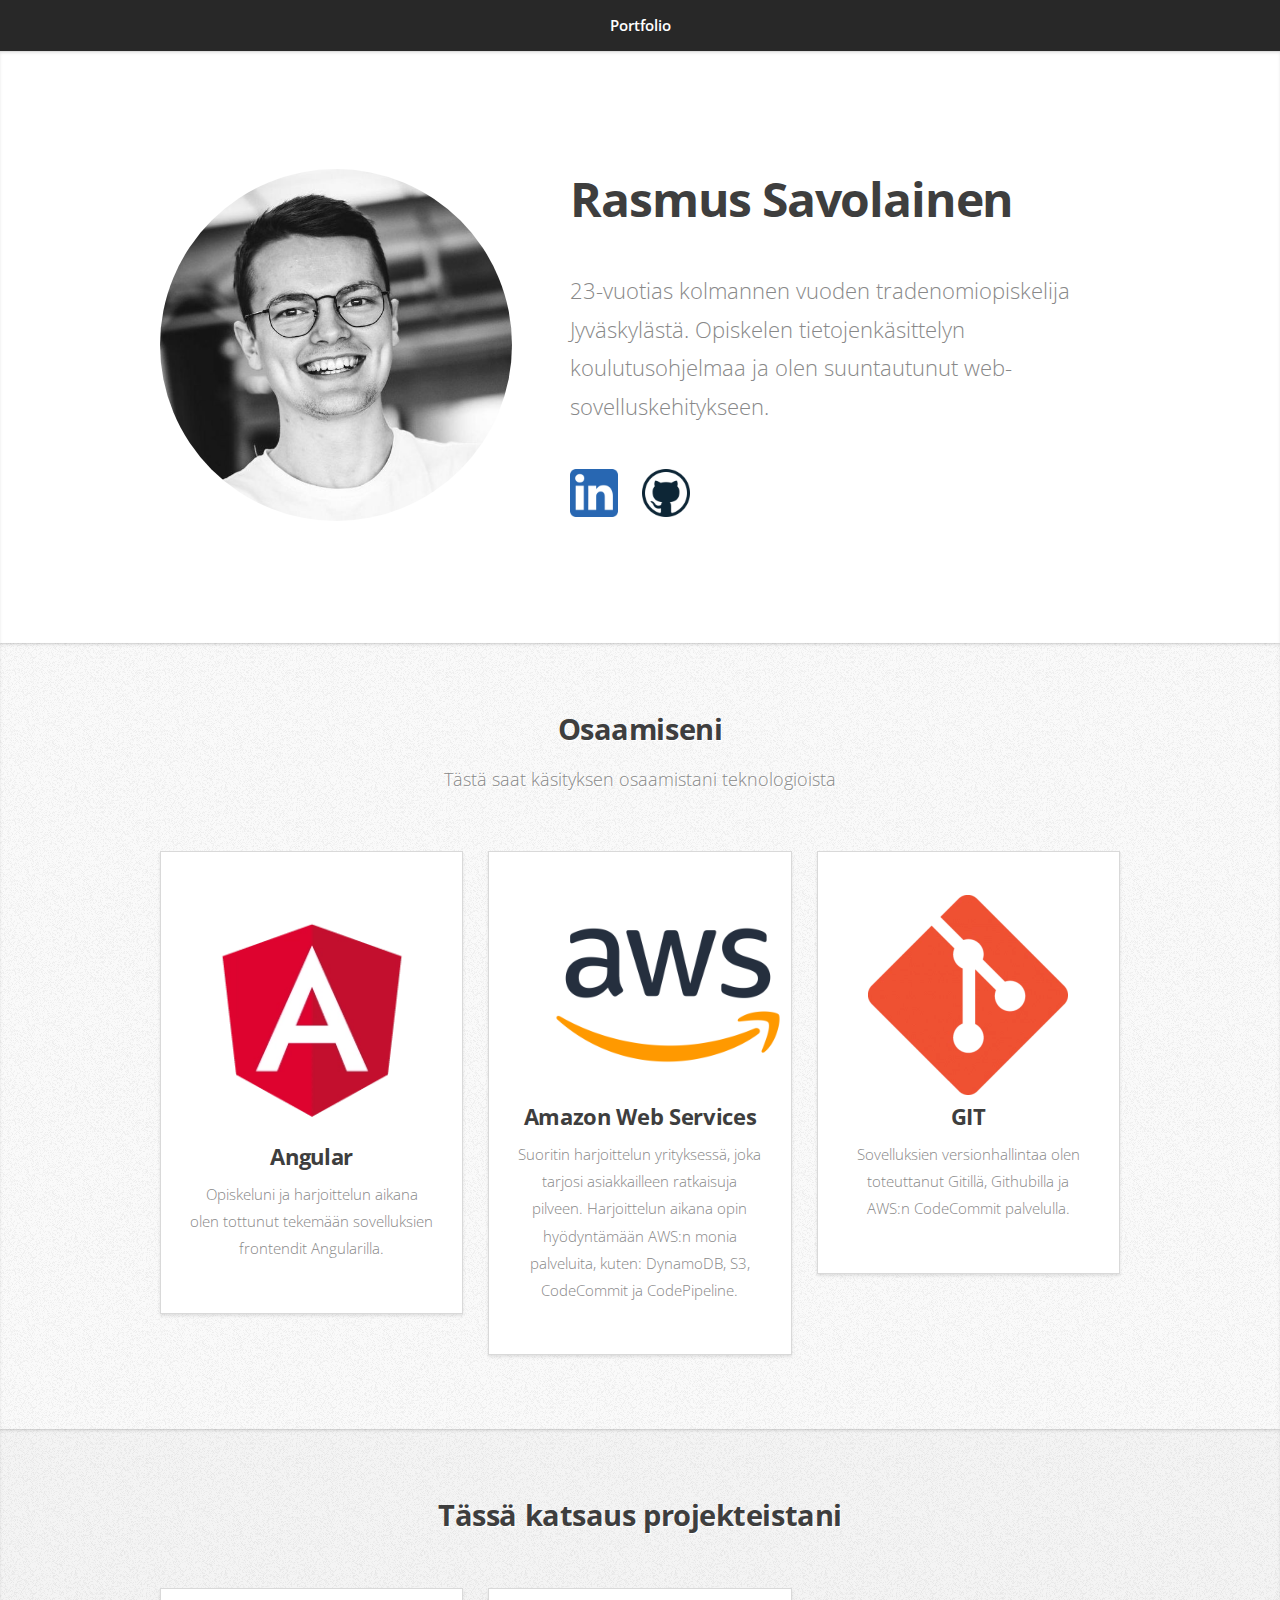
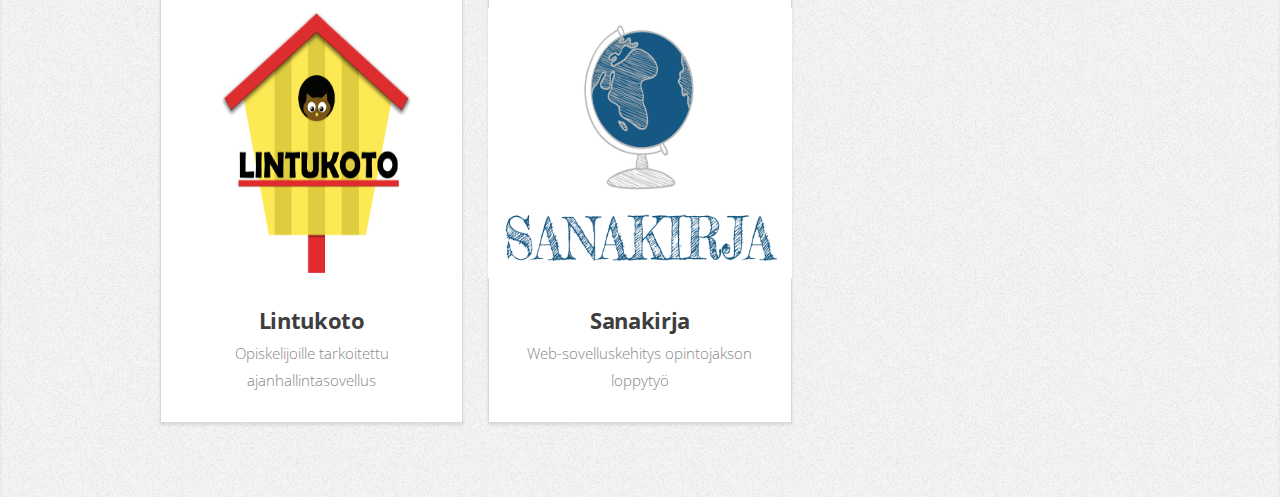
<file: index.html>
<!DOCTYPE html>
<!--
	Miniport by HTML5 UP
	html5up.net | @ajlkn
	Free for personal and commercial use under the CCA 3.0 license (html5up.net/license)
-->
<html>
  <head>
    <title>Rasmus Savolainen</title>
    <meta charset="utf-8" />
    <meta
      name="viewport"
      content="width=device-width, initial-scale=1, user-scalable=no"
    />
    <link rel="stylesheet" href="assets/css/main.css" />
  </head>
  <body class="is-preload">
    <!-- Nav -->
    <nav id="nav">
      <ul class="container">
        <!--<li><a href="#top">Top</a></li>-->
        <!--<li><a href="#work">Osaamiseni</a></li>-->
        <li><a href="#portfolio">Portfolio</a></li>
       <!-- <li><a href="#contact">Ota yhteyttä</a></li>-->
      </ul>
    </nav>

    <!-- Home -->
    <article id="top" class="wrapper style1">
      <div class="container">
        <div class="row">
          <div class="col-4 col-5-large col-12-medium">
            <span class="image fit"><img src="images/profilepic.jpeg" alt="oma kuva" /></span>
          </div>
          <div class="col-8 col-7-large col-12-medium">
            <header>
              <h1><strong>Rasmus Savolainen</strong></h1>
            </header>
            <p>
              23-vuotias kolmannen vuoden tradenomiopiskelija Jyväskylästä. Opiskelen tietojenkäsittelyn koulutusohjelmaa ja
              olen suuntautunut web-sovelluskehitykseen.
            </p>
            
            <a href="https://www.linkedin.com/in/rasmus-savolainen-096054186/" class="margin-right"><img src="images/linkedin.png" alt="linkedin logo" width="48px"></a>
            <a href="https://github.com/Reiseij"><img src="images/github.png" alt="github logo" width="48px"></a>
          </div>
        </div>
      </div>
    </article>

    <article id="work" class="wrapper style2">
      <div class="container">
        <header>
          <h2>Osaamiseni</h2>
          <p>Tästä saat käsityksen osaamistani teknologioista</p>
        </header>
        <div class="row aln-center">
          <div class="col-4 col-6-medium col-12-small">
            <section class="box style1">
              <img src="images/angular.webp" width="240px" alt="Angular logo">
              <h3>Angular</h3>
              <p>
                Opiskeluni ja harjoittelun aikana olen tottunut tekemään sovelluksien frontendit Angularilla.
              </p>
            </section>
          </div>
          <div class="col-4 col-6-medium col-12-small">
            <section class="box style1">
              <img src="images/aws.png" width="300px" alt="AWS logo">
              <h3>Amazon Web Services</h3>
              <p>
                Suoritin harjoittelun yrityksessä, joka tarjosi asiakkailleen ratkaisuja pilveen. Harjoittelun aikana opin hyödyntämään AWS:n monia palveluita, kuten: DynamoDB, S3, CodeCommit ja CodePipeline.
              </p>
            </section>
          </div>
          <div class="col-4 col-6-medium col-12-small">
            <section class="box style1">
              <img src="images/git.webp" width="200px" alt="GIT logo">
              <h3>GIT</h3>
              <p>
                Sovelluksien versionhallintaa olen toteuttanut Gitillä, Githubilla ja AWS:n CodeCommit palvelulla.
              </p>
            </section>
          </div>
        </div>
        <!-- <footer>
          <a href="#portfolio" class="button large scrolly"
            >Projektit</a
          >
        </footer> -->
      </div>
    </article>
 

    <!-- Portfolio -->
    <article id="portfolio" class="wrapper style3">
      <div class="container">
        <header>
          <h2>Tässä katsaus projekteistani</h2>
        </header>
        <div class="row">
          <div class="col-4 col-6-medium col-12-small">
            <article class="box style2" >
              <a href="lintukoto.html" class="image featured padding-top"
                ><img src="images/LOGO_ilman_taustaa.png" alt="lintukoto app logo"height="270px"
              /></a>
              <h3><a href="lintukoto.html">Lintukoto</a></h3>
              <p>
                Opiskelijoille tarkoitettu ajanhallintasovellus
              </p>
            </article>
          </div>
          
          <div class="col-4 col-6-medium col-12-small">
            <article class="box style2">
              <a href="sanakirja.html" class="image featured padding-top"
                ><img src="images/sanakirja_logo.png" alt="sanakirja app logo" height="270px"
              /></a>
              <h3><a href="#">Sanakirja</a></h3>
              <p>Web-sovelluskehitys opintojakson loppytyö</p>
            </article>
          </div>
        <!--   <div class="col-4 col-6-medium col-12-small">
            <article class="box style2">
              <a href="#" class="image featured"
                ><img src="images/pic03.jpg" alt=""
              /></a>
              <h3><a href="#">Lorem ipsum</a></h3>
              <p>Ornare nulla proin odio consequat.</p>
            </article>
          </div>
          <div class="col-4 col-6-medium col-12-small">
            <article class="box style2">
              <a href="#" class="image featured"
                ><img src="images/pic04.jpg" alt=""
              /></a>
              <h3><a href="#">Tempus dolore</a></h3>
              <p>Ornare nulla proin odio consequat.</p>
            </article>
          </div>
          <div class="col-4 col-6-medium col-12-small">
            <article class="box style2">
              <a href="#" class="image featured"
                ><img src="images/pic05.jpg" alt=""
              /></a>
              <h3><a href="#">Feugiat aliquam</a></h3>
              <p>Ornare nulla proin odio consequat.</p>
            </article>
          </div>
          <div class="col-4 col-6-medium col-12-small">
            <article class="box style2">
              <a href="#" class="image featured"
                ><img src="images/pic06.jpg" alt=""
              /></a>
              <h3><a href="#">Sed amet ornare</a></h3>
              <p>Ornare nulla proin odio consequat.</p>
            </article>
          </div>
        </div>
        <footer>
          <p>Lorem ipsum dolor sit sapien vestibulum ipsum primis?</p>
          <a href="#contact" class="button large scrolly"
            >Get in touch with me</a
          >
        </footer>
      -->
      </div>
    </article>

    <!-- Contact 
    <article id="contact" class="wrapper style4">
      <div class="container medium">
        <header>
          <h2>Have me make stuff for you.</h2>
          <p>Ornare nulla proin odio consequat sapien vestibulum ipsum.</p>
        </header>
        <div class="row">
          <div class="col-12">
            <form method="post" action="#">
              <div class="row">
                <div class="col-6 col-12-small">
                  <input type="text" name="name" id="name" placeholder="Name" />
                </div>
                <div class="col-6 col-12-small">
                  <input
                    type="text"
                    name="email"
                    id="email"
                    placeholder="Email"
                  />
                </div>
                <div class="col-12">
                  <input
                    type="text"
                    name="subject"
                    id="subject"
                    placeholder="Subject"
                  />
                </div>
                <div class="col-12">
                  <textarea
                    name="message"
                    id="message"
                    placeholder="Message"
                  ></textarea>
                </div>
                <div class="col-12">
                  <ul class="actions">
                    <li><input type="submit" value="Send Message" /></li>
                    <li>
                      <input type="reset" value="Clear Form" class="alt" />
                    </li>
                  </ul>
                </div>
              </div>
            </form>
          </div>
          <div class="col-12">
            <hr />
            <h3>Find me on ...</h3>
            <ul class="social">
              <li>
                <a href="#" class="icon brands fa-twitter"
                  ><span class="label">Twitter</span></a
                >
              </li>
              <li>
                <a href="#" class="icon brands fa-facebook-f"
                  ><span class="label">Facebook</span></a
                >
              </li>
              <li>
                <a href="#" class="icon brands fa-dribbble"
                  ><span class="label">Dribbble</span></a
                >
              </li>
              <li>
                <a href="#" class="icon brands fa-linkedin-in"
                  ><span class="label">LinkedIn</span></a
                >
              </li>
              <li>
                <a href="#" class="icon brands fa-tumblr"
                  ><span class="label">Tumblr</span></a
                >
              </li>
              <li>
                <a href="#" class="icon brands fa-google-plus"
                  ><span class="label">Google+</span></a
                >
              </li>
              <li>
                <a href="#" class="icon brands fa-github"
                  ><span class="label">Github</span></a
                >
              </li>
              
								<li><a href="#" class="icon solid fa-rss"><span>RSS</span></a></li>
								<li><a href="#" class="icon brands fa-instagram"><span>Instagram</span></a></li>
								<li><a href="#" class="icon brands fa-foursquare"><span>Foursquare</span></a></li>
								<li><a href="#" class="icon brands fa-skype"><span>Skype</span></a></li>
								<li><a href="#" class="icon brands fa-soundcloud"><span>Soundcloud</span></a></li>
								<li><a href="#" class="icon brands fa-youtube"><span>YouTube</span></a></li>
								<li><a href="#" class="icon brands fa-blogger"><span>Blogger</span></a></li>
								<li><a href="#" class="icon brands fa-flickr"><span>Flickr</span></a></li>
								<li><a href="#" class="icon brands fa-vimeo"><span>Vimeo</span></a></li>
								
            </ul>
            <hr />
          </div>
        </div>
        <footer>
          <ul id="copyright">
            <li>&copy; Untitled. All rights reserved.</li>
          </ul>
        </footer>
      </div>
    </article>
  -->

    <!-- Scripts -->
    <script src="assets/js/jquery.min.js"></script>
    <script src="assets/js/jquery.scrolly.min.js"></script>
    <script src="assets/js/browser.min.js"></script>
    <script src="assets/js/breakpoints.min.js"></script>
    <script src="assets/js/util.js"></script>
    <script src="assets/js/main.js"></script>
  </body>
</html>
</file>
<file: assets/css/main.css>
@import url('https://fonts.googleapis.com/css?family=Open+Sans:300,300italic,600,600italic,700');
@import url('fontawesome-all.min.css');

.padding-top {
  padding-top: 20px !important;
}
.margin-right {
  margin-right: 20px !important;
}

/*
	Miniport by HTML5 UP
	html5up.net | @ajlkn
	Free for personal and commercial use under the CCA 3.0 license (html5up.net/license)
*/

html,
body,
div,
span,
applet,
object,
iframe,
h1,
h2,
h3,
h4,
h5,
h6,
p,
blockquote,
pre,
a,
abbr,
acronym,
address,
big,
cite,
code,
del,
dfn,
em,
img,
ins,
kbd,
q,
s,
samp,
small,
strike,
strong,
sub,
sup,
tt,
var,
b,
u,
i,
center,
dl,
dt,
dd,
ol,
ul,
li,
fieldset,
form,
label,
legend,
table,
caption,
tbody,
tfoot,
thead,
tr,
th,
td,
article,
aside,
canvas,
details,
embed,
figure,
figcaption,
footer,
header,
hgroup,
menu,
nav,
output,
ruby,
section,
summary,
time,
mark,
audio,
video {
  margin: 0;
  padding: 0;
  border: 0;
  font-size: 100%;
  font: inherit;
  vertical-align: baseline;
}

article,
aside,
details,
figcaption,
figure,
footer,
header,
hgroup,
menu,
nav,
section {
  display: block;
}

body {
  line-height: 1;
}

ol,
ul {
  list-style: none;
}

blockquote,
q {
  quotes: none;
}

blockquote:before,
blockquote:after,
q:before,
q:after {
  content: '';
  content: none;
}

table {
  border-collapse: collapse;
  border-spacing: 0;
}

body {
  -webkit-text-size-adjust: none;
}

mark {
  background-color: transparent;
  color: inherit;
}

input::-moz-focus-inner {
  border: 0;
  padding: 0;
}

input,
select,
textarea {
  -moz-appearance: none;
  -webkit-appearance: none;
  -ms-appearance: none;
  appearance: none;
}

/* Basic */

html {
  box-sizing: border-box;
}

*,
*:before,
*:after {
  box-sizing: inherit;
}

body {
  padding-top: 3.5em;
}

body.is-preload *,
body.is-preload *:before,
body.is-preload *:after {
  -moz-animation: none !important;
  -webkit-animation: none !important;
  -ms-animation: none !important;
  animation: none !important;
  -moz-transition: none !important;
  -webkit-transition: none !important;
  -ms-transition: none !important;
  transition: none !important;
}

body,
input,
textarea,
select {
  font-family: 'Open Sans', sans-serif;
  line-height: 1.85em;
  color: #888;
  font-weight: 300;
  font-size: 13pt;
}

a {
  -moz-transition: color 0.2s ease-in-out;
  -webkit-transition: color 0.2s ease-in-out;
  -ms-transition: color 0.2s ease-in-out;
  transition: color 0.2s ease-in-out;
  color: #43b3e0;
  text-decoration: underline;
}

a:hover {
  color: #43bff0 !important;
}

a img {
  border: 0;
}

b,
strong {
  font-weight: 600;
  color: #3e3e3e;
}

i,
em {
  font-style: italic;
}

sub {
  position: relative;
  top: 0.5em;
  font-size: 0.8em;
}

sup {
  position: relative;
  top: -0.5em;
  font-size: 0.8em;
}

blockquote {
  border-left: solid 0.75em #eee;
  padding: 1em 0 1em 1.5em;
  font-style: italic;
}

h1,
h2,
h3,
h4,
h5,
h6 {
  color: #3e3e3e;
  margin: 0 0 0.75em 0;
}

h1 a,
h2 a,
h3 a,
h4 a,
h5 a,
h6 a {
  text-decoration: none;
  color: inherit;
}

h2,
h3,
h4,
h5,
h6 {
  font-weight: 700;
}

h1 {
  font-size: 3.25em;
  letter-spacing: -0.025em;
  font-weight: 300;
}

h1 strong {
  font-weight: 700;
}

h2 {
  font-size: 2em;
  letter-spacing: -0.015em;
}

h3 {
  font-size: 1.5em;
  letter-spacing: -0.015em;
}

em,
i {
  font-style: italic;
}

br.clear {
  clear: both;
}

hr {
  border: 0;
  border-top: solid 1px #444;
  border-top-color: rgba(0, 0, 0, 0.35);
  box-shadow: 0px 1px 0px 0px rgba(255, 255, 255, 0.1);
  height: 1px;
  margin: 3em 0;
}

p,
ul,
ol,
dl,
table {
  margin-bottom: 2em;
}

header {
  margin: 0 0 3em 0;
}

header > p {
  font-size: 1.25em;
  margin: 0;
}

footer {
  margin: 3em 0 0 0;
}

footer > p {
  font-size: 1.25em;
}

/* Container */

.container {
  margin: 0 auto;
  max-width: calc(100% - 50px);
  width: 1200px;
}

.container.medium {
  width: 900px;
}

@media screen and (max-width: 1680px) {
  .container {
    width: 1200px;
  }

  .container.medium {
    width: 900px;
  }
}

@media screen and (max-width: 1280px) {
  .container {
    width: 960px;
  }

  .container.medium {
    width: 720px;
  }
}

@media screen and (max-width: 980px) {
  .container {
    width: 100%;
  }

  .container.medium {
    width: 75%;
  }
}

@media screen and (max-width: 736px) {
  .container {
    width: 100%;
    max-width: calc(100% - 30px);
  }

  .container.medium {
    width: 100%;
  }
}

/* Row */

.row {
  display: flex;
  flex-wrap: wrap;
  box-sizing: border-box;
  align-items: stretch;
}

.row > * {
  box-sizing: border-box;
}

.row.gtr-uniform > * > :last-child {
  margin-bottom: 0;
}

.row.aln-left {
  justify-content: flex-start;
}

.row.aln-center {
  justify-content: center;
}

.row.aln-right {
  justify-content: flex-end;
}

.row.aln-top {
  align-items: flex-start;
}

.row.aln-middle {
  align-items: center;
}

.row.aln-bottom {
  align-items: flex-end;
}

.row > .imp {
  order: -1;
}

.row > .col-1 {
  width: 8.33333%;
}

.row > .off-1 {
  margin-left: 8.33333%;
}

.row > .col-2 {
  width: 16.66667%;
}

.row > .off-2 {
  margin-left: 16.66667%;
}

.row > .col-3 {
  width: 25%;
}

.row > .off-3 {
  margin-left: 25%;
}

.row > .col-4 {
  width: 33.33333%;
}

.row > .off-4 {
  margin-left: 33.33333%;
}

.row > .col-5 {
  width: 41.66667%;
}

.row > .off-5 {
  margin-left: 41.66667%;
}

.row > .col-6 {
  width: 50%;
}

.row > .off-6 {
  margin-left: 50%;
}

.row > .col-7 {
  width: 58.33333%;
}

.row > .off-7 {
  margin-left: 58.33333%;
}

.row > .col-8 {
  width: 66.66667%;
}

.row > .off-8 {
  margin-left: 66.66667%;
}

.row > .col-9 {
  width: 75%;
}

.row > .off-9 {
  margin-left: 75%;
}

.row > .col-10 {
  width: 83.33333%;
}

.row > .off-10 {
  margin-left: 83.33333%;
}

.row > .col-11 {
  width: 91.66667%;
}

.row > .off-11 {
  margin-left: 91.66667%;
}

.row > .col-12 {
  width: 100%;
}

.row > .off-12 {
  margin-left: 100%;
}

.row.gtr-0 {
  margin-top: 0px;
  margin-left: 0px;
}

.row.gtr-0 > * {
  padding: 0px 0 0 0px;
}

.row.gtr-0.gtr-uniform {
  margin-top: 0px;
}

.row.gtr-0.gtr-uniform > * {
  padding-top: 0px;
}

.row.gtr-25 {
  margin-top: -6.25px;
  margin-left: -6.25px;
}

.row.gtr-25 > * {
  padding: 6.25px 0 0 6.25px;
}

.row.gtr-25.gtr-uniform {
  margin-top: -6.25px;
}

.row.gtr-25.gtr-uniform > * {
  padding-top: 6.25px;
}

.row.gtr-50 {
  margin-top: -12.5px;
  margin-left: -12.5px;
}

.row.gtr-50 > * {
  padding: 12.5px 0 0 12.5px;
}

.row.gtr-50.gtr-uniform {
  margin-top: -12.5px;
}

.row.gtr-50.gtr-uniform > * {
  padding-top: 12.5px;
}

.row {
  margin-top: -25px;
  margin-left: -25px;
}

.row > * {
  padding: 25px 0 0 25px;
}

.row.gtr-uniform {
  margin-top: -25px;
}

.row.gtr-uniform > * {
  padding-top: 25px;
}

.row.gtr-150 {
  margin-top: -37.5px;
  margin-left: -37.5px;
}

.row.gtr-150 > * {
  padding: 37.5px 0 0 37.5px;
}

.row.gtr-150.gtr-uniform {
  margin-top: -37.5px;
}

.row.gtr-150.gtr-uniform > * {
  padding-top: 37.5px;
}

.row.gtr-200 {
  margin-top: -50px;
  margin-left: -50px;
}

.row.gtr-200 > * {
  padding: 50px 0 0 50px;
}

.row.gtr-200.gtr-uniform {
  margin-top: -50px;
}

.row.gtr-200.gtr-uniform > * {
  padding-top: 50px;
}

@media screen and (max-width: 1680px) {
  .row {
    display: flex;
    flex-wrap: wrap;
    box-sizing: border-box;
    align-items: stretch;
  }

  .row > * {
    box-sizing: border-box;
  }

  .row.gtr-uniform > * > :last-child {
    margin-bottom: 0;
  }

  .row.aln-left {
    justify-content: flex-start;
  }

  .row.aln-center {
    justify-content: center;
  }

  .row.aln-right {
    justify-content: flex-end;
  }

  .row.aln-top {
    align-items: flex-start;
  }

  .row.aln-middle {
    align-items: center;
  }

  .row.aln-bottom {
    align-items: flex-end;
  }

  .row > .imp-xlarge {
    order: -1;
  }

  .row > .col-1-xlarge {
    width: 8.33333%;
  }

  .row > .off-1-xlarge {
    margin-left: 8.33333%;
  }

  .row > .col-2-xlarge {
    width: 16.66667%;
  }

  .row > .off-2-xlarge {
    margin-left: 16.66667%;
  }

  .row > .col-3-xlarge {
    width: 25%;
  }

  .row > .off-3-xlarge {
    margin-left: 25%;
  }

  .row > .col-4-xlarge {
    width: 33.33333%;
  }

  .row > .off-4-xlarge {
    margin-left: 33.33333%;
  }

  .row > .col-5-xlarge {
    width: 41.66667%;
  }

  .row > .off-5-xlarge {
    margin-left: 41.66667%;
  }

  .row > .col-6-xlarge {
    width: 50%;
  }

  .row > .off-6-xlarge {
    margin-left: 50%;
  }

  .row > .col-7-xlarge {
    width: 58.33333%;
  }

  .row > .off-7-xlarge {
    margin-left: 58.33333%;
  }

  .row > .col-8-xlarge {
    width: 66.66667%;
  }

  .row > .off-8-xlarge {
    margin-left: 66.66667%;
  }

  .row > .col-9-xlarge {
    width: 75%;
  }

  .row > .off-9-xlarge {
    margin-left: 75%;
  }

  .row > .col-10-xlarge {
    width: 83.33333%;
  }

  .row > .off-10-xlarge {
    margin-left: 83.33333%;
  }

  .row > .col-11-xlarge {
    width: 91.66667%;
  }

  .row > .off-11-xlarge {
    margin-left: 91.66667%;
  }

  .row > .col-12-xlarge {
    width: 100%;
  }

  .row > .off-12-xlarge {
    margin-left: 100%;
  }

  .row.gtr-0 {
    margin-top: 0px;
    margin-left: 0px;
  }

  .row.gtr-0 > * {
    padding: 0px 0 0 0px;
  }

  .row.gtr-0.gtr-uniform {
    margin-top: 0px;
  }

  .row.gtr-0.gtr-uniform > * {
    padding-top: 0px;
  }

  .row.gtr-25 {
    margin-top: -6.25px;
    margin-left: -6.25px;
  }

  .row.gtr-25 > * {
    padding: 6.25px 0 0 6.25px;
  }

  .row.gtr-25.gtr-uniform {
    margin-top: -6.25px;
  }

  .row.gtr-25.gtr-uniform > * {
    padding-top: 6.25px;
  }

  .row.gtr-50 {
    margin-top: -12.5px;
    margin-left: -12.5px;
  }

  .row.gtr-50 > * {
    padding: 12.5px 0 0 12.5px;
  }

  .row.gtr-50.gtr-uniform {
    margin-top: -12.5px;
  }

  .row.gtr-50.gtr-uniform > * {
    padding-top: 12.5px;
  }

  .row {
    margin-top: -25px;
    margin-left: -25px;
  }

  .row > * {
    padding: 25px 0 0 25px;
  }

  .row.gtr-uniform {
    margin-top: -25px;
  }

  .row.gtr-uniform > * {
    padding-top: 25px;
  }

  .row.gtr-150 {
    margin-top: -37.5px;
    margin-left: -37.5px;
  }

  .row.gtr-150 > * {
    padding: 37.5px 0 0 37.5px;
  }

  .row.gtr-150.gtr-uniform {
    margin-top: -37.5px;
  }

  .row.gtr-150.gtr-uniform > * {
    padding-top: 37.5px;
  }

  .row.gtr-200 {
    margin-top: -50px;
    margin-left: -50px;
  }

  .row.gtr-200 > * {
    padding: 50px 0 0 50px;
  }

  .row.gtr-200.gtr-uniform {
    margin-top: -50px;
  }

  .row.gtr-200.gtr-uniform > * {
    padding-top: 50px;
  }
}

@media screen and (max-width: 1280px) {
  .row {
    display: flex;
    flex-wrap: wrap;
    box-sizing: border-box;
    align-items: stretch;
  }

  .row > * {
    box-sizing: border-box;
  }

  .row.gtr-uniform > * > :last-child {
    margin-bottom: 0;
  }

  .row.aln-left {
    justify-content: flex-start;
  }

  .row.aln-center {
    justify-content: center;
  }

  .row.aln-right {
    justify-content: flex-end;
  }

  .row.aln-top {
    align-items: flex-start;
  }

  .row.aln-middle {
    align-items: center;
  }

  .row.aln-bottom {
    align-items: flex-end;
  }

  .row > .imp-large {
    order: -1;
  }

  .row > .col-1-large {
    width: 8.33333%;
  }

  .row > .off-1-large {
    margin-left: 8.33333%;
  }

  .row > .col-2-large {
    width: 16.66667%;
  }

  .row > .off-2-large {
    margin-left: 16.66667%;
  }

  .row > .col-3-large {
    width: 25%;
  }

  .row > .off-3-large {
    margin-left: 25%;
  }

  .row > .col-4-large {
    width: 33.33333%;
  }

  .row > .off-4-large {
    margin-left: 33.33333%;
  }

  .row > .col-5-large {
    width: 41.66667%;
  }

  .row > .off-5-large {
    margin-left: 41.66667%;
  }

  .row > .col-6-large {
    width: 50%;
  }

  .row > .off-6-large {
    margin-left: 50%;
  }

  .row > .col-7-large {
    width: 58.33333%;
  }

  .row > .off-7-large {
    margin-left: 58.33333%;
  }

  .row > .col-8-large {
    width: 66.66667%;
  }

  .row > .off-8-large {
    margin-left: 66.66667%;
  }

  .row > .col-9-large {
    width: 75%;
  }

  .row > .off-9-large {
    margin-left: 75%;
  }

  .row > .col-10-large {
    width: 83.33333%;
  }

  .row > .off-10-large {
    margin-left: 83.33333%;
  }

  .row > .col-11-large {
    width: 91.66667%;
  }

  .row > .off-11-large {
    margin-left: 91.66667%;
  }

  .row > .col-12-large {
    width: 100%;
  }

  .row > .off-12-large {
    margin-left: 100%;
  }

  .row.gtr-0 {
    margin-top: 0px;
    margin-left: 0px;
  }

  .row.gtr-0 > * {
    padding: 0px 0 0 0px;
  }

  .row.gtr-0.gtr-uniform {
    margin-top: 0px;
  }

  .row.gtr-0.gtr-uniform > * {
    padding-top: 0px;
  }

  .row.gtr-25 {
    margin-top: -6.25px;
    margin-left: -6.25px;
  }

  .row.gtr-25 > * {
    padding: 6.25px 0 0 6.25px;
  }

  .row.gtr-25.gtr-uniform {
    margin-top: -6.25px;
  }

  .row.gtr-25.gtr-uniform > * {
    padding-top: 6.25px;
  }

  .row.gtr-50 {
    margin-top: -12.5px;
    margin-left: -12.5px;
  }

  .row.gtr-50 > * {
    padding: 12.5px 0 0 12.5px;
  }

  .row.gtr-50.gtr-uniform {
    margin-top: -12.5px;
  }

  .row.gtr-50.gtr-uniform > * {
    padding-top: 12.5px;
  }

  .row {
    margin-top: -25px;
    margin-left: -25px;
  }

  .row > * {
    padding: 25px 0 0 25px;
  }

  .row.gtr-uniform {
    margin-top: -25px;
  }

  .row.gtr-uniform > * {
    padding-top: 25px;
  }

  .row.gtr-150 {
    margin-top: -37.5px;
    margin-left: -37.5px;
  }

  .row.gtr-150 > * {
    padding: 37.5px 0 0 37.5px;
  }

  .row.gtr-150.gtr-uniform {
    margin-top: -37.5px;
  }

  .row.gtr-150.gtr-uniform > * {
    padding-top: 37.5px;
  }

  .row.gtr-200 {
    margin-top: -50px;
    margin-left: -50px;
  }

  .row.gtr-200 > * {
    padding: 50px 0 0 50px;
  }

  .row.gtr-200.gtr-uniform {
    margin-top: -50px;
  }

  .row.gtr-200.gtr-uniform > * {
    padding-top: 50px;
  }
}

@media screen and (max-width: 980px) {
  .row {
    display: flex;
    flex-wrap: wrap;
    box-sizing: border-box;
    align-items: stretch;
  }

  .row > * {
    box-sizing: border-box;
  }

  .row.gtr-uniform > * > :last-child {
    margin-bottom: 0;
  }

  .row.aln-left {
    justify-content: flex-start;
  }

  .row.aln-center {
    justify-content: center;
  }

  .row.aln-right {
    justify-content: flex-end;
  }

  .row.aln-top {
    align-items: flex-start;
  }

  .row.aln-middle {
    align-items: center;
  }

  .row.aln-bottom {
    align-items: flex-end;
  }

  .row > .imp-medium {
    order: -1;
  }

  .row > .col-1-medium {
    width: 8.33333%;
  }

  .row > .off-1-medium {
    margin-left: 8.33333%;
  }

  .row > .col-2-medium {
    width: 16.66667%;
  }

  .row > .off-2-medium {
    margin-left: 16.66667%;
  }

  .row > .col-3-medium {
    width: 25%;
  }

  .row > .off-3-medium {
    margin-left: 25%;
  }

  .row > .col-4-medium {
    width: 33.33333%;
  }

  .row > .off-4-medium {
    margin-left: 33.33333%;
  }

  .row > .col-5-medium {
    width: 41.66667%;
  }

  .row > .off-5-medium {
    margin-left: 41.66667%;
  }

  .row > .col-6-medium {
    width: 50%;
  }

  .row > .off-6-medium {
    margin-left: 50%;
  }

  .row > .col-7-medium {
    width: 58.33333%;
  }

  .row > .off-7-medium {
    margin-left: 58.33333%;
  }

  .row > .col-8-medium {
    width: 66.66667%;
  }

  .row > .off-8-medium {
    margin-left: 66.66667%;
  }

  .row > .col-9-medium {
    width: 75%;
  }

  .row > .off-9-medium {
    margin-left: 75%;
  }

  .row > .col-10-medium {
    width: 83.33333%;
  }

  .row > .off-10-medium {
    margin-left: 83.33333%;
  }

  .row > .col-11-medium {
    width: 91.66667%;
  }

  .row > .off-11-medium {
    margin-left: 91.66667%;
  }

  .row > .col-12-medium {
    width: 100%;
  }

  .row > .off-12-medium {
    margin-left: 100%;
  }

  .row.gtr-0 {
    margin-top: 0px;
    margin-left: 0px;
  }

  .row.gtr-0 > * {
    padding: 0px 0 0 0px;
  }

  .row.gtr-0.gtr-uniform {
    margin-top: 0px;
  }

  .row.gtr-0.gtr-uniform > * {
    padding-top: 0px;
  }

  .row.gtr-25 {
    margin-top: -6.25px;
    margin-left: -6.25px;
  }

  .row.gtr-25 > * {
    padding: 6.25px 0 0 6.25px;
  }

  .row.gtr-25.gtr-uniform {
    margin-top: -6.25px;
  }

  .row.gtr-25.gtr-uniform > * {
    padding-top: 6.25px;
  }

  .row.gtr-50 {
    margin-top: -12.5px;
    margin-left: -12.5px;
  }

  .row.gtr-50 > * {
    padding: 12.5px 0 0 12.5px;
  }

  .row.gtr-50.gtr-uniform {
    margin-top: -12.5px;
  }

  .row.gtr-50.gtr-uniform > * {
    padding-top: 12.5px;
  }

  .row {
    margin-top: -25px;
    margin-left: -25px;
  }

  .row > * {
    padding: 25px 0 0 25px;
  }

  .row.gtr-uniform {
    margin-top: -25px;
  }

  .row.gtr-uniform > * {
    padding-top: 25px;
  }

  .row.gtr-150 {
    margin-top: -37.5px;
    margin-left: -37.5px;
  }

  .row.gtr-150 > * {
    padding: 37.5px 0 0 37.5px;
  }

  .row.gtr-150.gtr-uniform {
    margin-top: -37.5px;
  }

  .row.gtr-150.gtr-uniform > * {
    padding-top: 37.5px;
  }

  .row.gtr-200 {
    margin-top: -50px;
    margin-left: -50px;
  }

  .row.gtr-200 > * {
    padding: 50px 0 0 50px;
  }

  .row.gtr-200.gtr-uniform {
    margin-top: -50px;
  }

  .row.gtr-200.gtr-uniform > * {
    padding-top: 50px;
  }
}

@media screen and (max-width: 736px) {
  .row {
    display: flex;
    flex-wrap: wrap;
    box-sizing: border-box;
    align-items: stretch;
  }

  .row > * {
    box-sizing: border-box;
  }

  .row.gtr-uniform > * > :last-child {
    margin-bottom: 0;
  }

  .row.aln-left {
    justify-content: flex-start;
  }

  .row.aln-center {
    justify-content: center;
  }

  .row.aln-right {
    justify-content: flex-end;
  }

  .row.aln-top {
    align-items: flex-start;
  }

  .row.aln-middle {
    align-items: center;
  }

  .row.aln-bottom {
    align-items: flex-end;
  }

  .row > .imp-small {
    order: -1;
  }

  .row > .col-1-small {
    width: 8.33333%;
  }

  .row > .off-1-small {
    margin-left: 8.33333%;
  }

  .row > .col-2-small {
    width: 16.66667%;
  }

  .row > .off-2-small {
    margin-left: 16.66667%;
  }

  .row > .col-3-small {
    width: 25%;
  }

  .row > .off-3-small {
    margin-left: 25%;
  }

  .row > .col-4-small {
    width: 33.33333%;
  }

  .row > .off-4-small {
    margin-left: 33.33333%;
  }

  .row > .col-5-small {
    width: 41.66667%;
  }

  .row > .off-5-small {
    margin-left: 41.66667%;
  }

  .row > .col-6-small {
    width: 50%;
  }

  .row > .off-6-small {
    margin-left: 50%;
  }

  .row > .col-7-small {
    width: 58.33333%;
  }

  .row > .off-7-small {
    margin-left: 58.33333%;
  }

  .row > .col-8-small {
    width: 66.66667%;
  }

  .row > .off-8-small {
    margin-left: 66.66667%;
  }

  .row > .col-9-small {
    width: 75%;
  }

  .row > .off-9-small {
    margin-left: 75%;
  }

  .row > .col-10-small {
    width: 83.33333%;
  }

  .row > .off-10-small {
    margin-left: 83.33333%;
  }

  .row > .col-11-small {
    width: 91.66667%;
  }

  .row > .off-11-small {
    margin-left: 91.66667%;
  }

  .row > .col-12-small {
    width: 100%;
  }

  .row > .off-12-small {
    margin-left: 100%;
  }

  .row.gtr-0 {
    margin-top: 0px;
    margin-left: 0px;
  }

  .row.gtr-0 > * {
    padding: 0px 0 0 0px;
  }

  .row.gtr-0.gtr-uniform {
    margin-top: 0px;
  }

  .row.gtr-0.gtr-uniform > * {
    padding-top: 0px;
  }

  .row.gtr-25 {
    margin-top: -3.75px;
    margin-left: -3.75px;
  }

  .row.gtr-25 > * {
    padding: 3.75px 0 0 3.75px;
  }

  .row.gtr-25.gtr-uniform {
    margin-top: -3.75px;
  }

  .row.gtr-25.gtr-uniform > * {
    padding-top: 3.75px;
  }

  .row.gtr-50 {
    margin-top: -7.5px;
    margin-left: -7.5px;
  }

  .row.gtr-50 > * {
    padding: 7.5px 0 0 7.5px;
  }

  .row.gtr-50.gtr-uniform {
    margin-top: -7.5px;
  }

  .row.gtr-50.gtr-uniform > * {
    padding-top: 7.5px;
  }

  .row {
    margin-top: -15px;
    margin-left: -15px;
  }

  .row > * {
    padding: 15px 0 0 15px;
  }

  .row.gtr-uniform {
    margin-top: -15px;
  }

  .row.gtr-uniform > * {
    padding-top: 15px;
  }

  .row.gtr-150 {
    margin-top: -22.5px;
    margin-left: -22.5px;
  }

  .row.gtr-150 > * {
    padding: 22.5px 0 0 22.5px;
  }

  .row.gtr-150.gtr-uniform {
    margin-top: -22.5px;
  }

  .row.gtr-150.gtr-uniform > * {
    padding-top: 22.5px;
  }

  .row.gtr-200 {
    margin-top: -30px;
    margin-left: -30px;
  }

  .row.gtr-200 > * {
    padding: 30px 0 0 30px;
  }

  .row.gtr-200.gtr-uniform {
    margin-top: -30px;
  }

  .row.gtr-200.gtr-uniform > * {
    padding-top: 30px;
  }
}

/* Form */

form label {
  color: #3e3e3e;
  font-weight: 700;
  display: block;
  margin: 0 0 0.5em 0;
}

form input[type='text'],
form input[type='email'],
form input[type='password'],
form select,
form textarea {
  -moz-transition: background 0.2s ease-in-out, box-shadow 0.2s ease-in-out;
  -webkit-transition: background 0.2s ease-in-out, box-shadow 0.2s ease-in-out;
  -ms-transition: background 0.2s ease-in-out, box-shadow 0.2s ease-in-out;
  transition: background 0.2s ease-in-out, box-shadow 0.2s ease-in-out;
  -webkit-appearance: none;
  display: block;
  border: 0;
  padding: 0.75em;
  font-size: 1em;
  border-radius: 8px;
  border: solid 1px #ddd;
  background: #fff;
  color: #bbb;
  box-shadow: inset 0px 2px 3px 1px rgba(0, 0, 0, 0.05),
    0px 1px 0px 0px rgba(255, 255, 255, 0.025);
  width: 100%;
}

form input[type='text']:focus,
form input[type='email']:focus,
form input[type='password']:focus,
form select:focus,
form textarea:focus {
  background: #fafafa;
  box-shadow: inset 0px 2px 5px 0px rgba(0, 0, 0, 0.05),
    0px 1px 0px 0px rgba(255, 255, 255, 0.025), inset 0px 0px 2px 1px #43bff0;
}

form textarea {
  height: 15em;
}

form .actions:last-child {
  margin-bottom: 0;
}

form ::-webkit-input-placeholder {
  color: #555 !important;
}

form :-moz-placeholder {
  color: #555 !important;
}

form ::-moz-placeholder {
  color: #555 !important;
}

form :-ms-input-placeholder {
  color: #555 !important;
}

form ::-moz-focus-inner {
  border: 0;
}

/* Tables */

table {
  width: 100%;
}

table.default {
  width: 100%;
}

table.default tr {
  border-top: solid 1px #eee;
}

table.default tr:first-child {
  border-top: 0;
}

table.default td {
  padding: 0.5em 1em 0.5em 1em;
}

table.default th {
  text-align: left;
  padding: 0.5em 1em 0.5em 1em;
  font-weight: 600;
  margin: 0 0 1em 0;
}

table.default thead {
  background: #4f4f4f;
  color: #fff;
}

/* Section/Article */

section,
article {
  margin-bottom: 3em;
}

section > :last-child,
article > :last-child,
section:last-child,
article:last-child {
  margin-bottom: 0;
}

/* Image */

.image {
  display: inline-block;
  position: relative;
}

.image img {
  display: block;
  width: 100%;
}

.image.fit {
  display: block;
  width: 100%;
}

.image.featured {
  display: block;
  width: 100%;
  margin: 0 0 2em 0;
}

.image.left {
  float: left;
  margin: 0 2em 2em 0;
}

.image.centered {
  display: block;
  margin: 0 0 2em 0;
}

.image.centered img {
  margin: 0 auto;
  width: auto;
}

/* Button */

input[type='button'],
input[type='submit'],
input[type='reset'],
button,
.button {
  background-image: url('images/bg.png'),
    -moz-linear-gradient(top, rgba(0, 0, 0, 0), rgba(0, 0, 0, 0.2));
  background-image: url('images/bg.png'),
    -webkit-linear-gradient(top, rgba(0, 0, 0, 0), rgba(0, 0, 0, 0.2));
  background-image: url('images/bg.png'),
    -ms-linear-gradient(top, rgba(0, 0, 0, 0), rgba(0, 0, 0, 0.2));
  background-image: url('images/bg.png'),
    linear-gradient(top, rgba(0, 0, 0, 0), rgba(0, 0, 0, 0.2));
  -moz-transition: background-color 0.2s ease-in-out;
  -webkit-transition: background-color 0.2s ease-in-out;
  -ms-transition: background-color 0.2s ease-in-out;
  transition: background-color 0.2s ease-in-out;
  -webkit-appearance: none;
  position: relative;
  display: inline-block;
  color: #fff !important;
  text-decoration: none;
  font-weight: 700;
  border: 0;
  outline: 0;
  cursor: pointer;
  border-radius: 8px;
  text-shadow: -1px -1px 0.5px rgba(0, 0, 0, 0.5);
  overflow: hidden;
  box-shadow: inset 0px 0px 0px 1px rgba(0, 0, 0, 0.5),
    inset 0px 2px 1px 0px rgba(255, 255, 255, 0.75);
  background-color: #43b3e0;
  padding: 1em 2.35em 1em 2.35em;
  font-size: 1.1em;
  max-width: 24em;
}

input[type='button']:hover,
input[type='submit']:hover,
input[type='reset']:hover,
button:hover,
.button:hover {
  background-color: #43bff0;
  color: #fff !important;
}

input[type='button']:active,
input[type='submit']:active,
input[type='reset']:active,
button:active,
.button:active {
  background-color: #3ba8d3;
  top: 1px;
}

input[type='button'].large,
input[type='submit'].large,
input[type='reset'].large,
button.large,
.button.large {
  font-size: 1.5em;
  letter-spacing: -0.025em;
}

input[type='button'].alt,
input[type='submit'].alt,
input[type='reset'].alt,
button.alt,
.button.alt {
  background-color: #444;
  box-shadow: inset 0px 0px 0px 1px #242424,
    inset 0px 2px 1px 0px rgba(255, 255, 255, 0.2);
}

input[type='button'].alt:hover,
input[type='submit'].alt:hover,
input[type='reset'].alt:hover,
button.alt:hover,
.button.alt:hover {
  background-color: #4f4f4f;
  color: #fff !important;
}

input[type='button'].alt:active,
input[type='submit'].alt:active,
input[type='reset'].alt:active,
button.alt:active,
.button.alt:active {
  background-color: #3f3f3f;
}

/* List */

ul {
  list-style: disc;
  padding-left: 1em;
}

ul li {
  padding-left: 0.5em;
}

ol {
  list-style: decimal;
  padding-left: 1.25em;
}

ol li {
  padding-left: 0.25em;
}

/* Social */

ul.social {
  cursor: default;
  margin: 0;
  list-style: none;
  padding-left: 0;
}

ul.social li {
  position: relative;
  display: inline-block;
  margin: 0.25em;
  top: 0;
  padding-left: 0;
}

ul.social li a {
  -moz-transition: top 0.2s ease-in-out;
  -webkit-transition: top 0.2s ease-in-out;
  -ms-transition: top 0.2s ease-in-out;
  transition: top 0.2s ease-in-out;
  display: block;
  width: 48px;
  height: 48px;
  border-radius: 6px;
  top: 0;
  position: relative;
}

ul.social li a:before {
  background-image: url('images/bg.png'),
    -moz-linear-gradient(top, rgba(0, 0, 0, 0), rgba(0, 0, 0, 0.2));
  background-image: url('images/bg.png'),
    -webkit-linear-gradient(top, rgba(0, 0, 0, 0), rgba(0, 0, 0, 0.2));
  background-image: url('images/bg.png'),
    -ms-linear-gradient(top, rgba(0, 0, 0, 0), rgba(0, 0, 0, 0.2));
  background-image: url('images/bg.png'),
    linear-gradient(top, rgba(0, 0, 0, 0), rgba(0, 0, 0, 0.2));
  -moz-transition: background-color 0.2s ease-in-out;
  -webkit-transition: background-color 0.2s ease-in-out;
  -ms-transition: background-color 0.2s ease-in-out;
  transition: background-color 0.2s ease-in-out;
  background-color: #444;
  border-radius: 6px;
  box-shadow: inset 0px 0px 0px 1px #282828,
    inset 0px 2px 1px 0px rgba(255, 255, 255, 0.1);
  color: #2e2e2e !important;
  display: block;
  font-size: 26px;
  height: 48px;
  line-height: 48px;
  text-align: center;
  outline: 0;
  overflow: hidden;
  text-shadow: 1px 1px 0px rgba(255, 255, 255, 0.1);
  width: 48px;
}

ul.social li a.fa-twitter {
  background-color: #2daae4;
}

ul.social li a.fa-facebook-f {
  background-color: #3c5a98;
}

ul.social li a.fa-dribbble {
  background-color: #c4376b;
}

ul.social li a.fa-linkedin-in {
  background-color: #006599;
}

ul.social li a.fa-tumblr {
  background-color: #51718a;
}

ul.social li a.fa-google-plus {
  background-color: #da2713;
}

ul.social li a.fa-github {
  background-color: #fafafa;
}

ul.social li a.fa-rss {
  background-color: #f2600b;
}

ul.social li a.fa-instagram {
  background-color: #e0d7c8;
}

ul.social li a.fa-foursquare {
  background-color: #39a3d4;
}

ul.social li a.fa-skype {
  background-color: #10bef1;
}

ul.social li a.fa-soundcloud {
  background-color: #fe5419;
}

ul.social li a.fa-youtube {
  background-color: #bf2e25;
}

ul.social li a.fa-blogger {
  background-color: #ff6501;
}

ul.social li a.fa-flickr {
  background-color: #0062db;
}

ul.social li a.fa-vimeo {
  background-color: #4c8ab0;
}

ul.social li a:hover {
  top: -5px;
}

ul.social li a:hover:before {
  background-color: transparent;
}

/* Actions */

ul.actions {
  list-style: none;
  padding-left: 0;
}

ul.actions li {
  display: inline-block;
  margin: 0 0 0 1em;
  padding-left: 0;
}

ul.actions li:first-child {
  margin-left: 0;
}

/* Box */

.box {
  background: #fff;
  box-shadow: inset 0px 0px 0px 1px rgba(0, 0, 0, 0.15),
    0px 2px 3px 0px rgba(0, 0, 0, 0.1);
  text-align: center;
  padding: 2em;
}

.box.style1 {
  padding: 3em 2em 3.5em 2em;
}

.box.style1 h3 {
  margin-bottom: 0.5em;
}

.box.style2 h3 {
  margin-bottom: 0.25em;
}

.box.style2 .image {
  position: relative;
  left: 2em;
  top: 2em;
  margin: -4em 0 4em -4em;
  width: auto;
}

/* Icons */

.icon {
  text-decoration: none;
  text-decoration: none;
}

.icon:before {
  -moz-osx-font-smoothing: grayscale;
  -webkit-font-smoothing: antialiased;
  display: inline-block;
  font-style: normal;
  font-variant: normal;
  text-rendering: auto;
  line-height: 1;
  text-transform: none !important;
  font-family: 'Font Awesome 5 Free';
  font-weight: 400;
}

.icon:before {
  font-size: 1.25em;
}

.icon > .label {
  display: none;
}

.icon.solid:before {
  font-weight: 900;
}

.icon.brands:before {
  font-family: 'Font Awesome 5 Brands';
}

.icon.featured {
  color: #ea8a95;
  display: block;
  margin: 0 0 1.5em 0;
  cursor: default;
}

.icon.featured:before {
  font-size: 6em;
}

/* Wrappers */

.wrapper {
  background-image: url('images/bg.png');
  box-shadow: inset 0px 1px 0px 0px rgba(0, 0, 0, 0.05),
    inset 0px 2px 3px 0px rgba(0, 0, 0, 0.1);
  padding: 8em 0 8em 0;
  text-align: center;
}

.wrapper.style1 {
  background-image: none;
  background-color: #fff;
}

.wrapper.style2 {
  background-color: #fafafa;
  text-shadow: 1px 1px 0px #fff;
}

.wrapper.style3 {
  background-color: #f4f4f4;
  text-shadow: 1px 1px 0px #fff;
}

.wrapper.style4 {
  background-color: #303030;
  color: #999;
  text-shadow: -1px -1px 0px #181818;
}

.wrapper.style4 h1,
.wrapper.style4 h2,
.wrapper.style4 h3,
.wrapper.style4 h4,
.wrapper.style4 h5,
.wrapper.style4 h6 {
  color: #fff;
}

.wrapper.style4 form input[type='text'],
.wrapper.style4 form input[type='password'],
.wrapper.style4 form select,
.wrapper.style4 form textarea {
  border: none;
  background: #282828;
}

.wrapper.style4 form input[type='text']:focus,
.wrapper.style4 form input[type='password']:focus,
.wrapper.style4 form select:focus,
.wrapper.style4 form textarea:focus {
  background: #252525;
}

/* Nav */

#nav {
  background-color: #282828;
  text-align: center;
  position: fixed;
  left: 0;
  top: 0;
  width: 100%;
  z-index: 10000;
  cursor: default;
  height: 3.5em;
  line-height: 3.5em;
}

#nav ul {
  margin-bottom: 0;
  list-style: none;
  padding-left: 0;
}

#nav li {
  display: inline-block;
  padding-left: 0;
}

#nav a {
  -moz-transition: background-color 0.2s ease-in-out;
  -webkit-transition: background-color 0.2s ease-in-out;
  -ms-transition: background-color 0.2s ease-in-out;
  transition: background-color 0.2s ease-in-out;
  position: relative;
  display: block;
  color: #fff;
  text-decoration: none;
  outline: 0;
  font-weight: 600;
  border-radius: 8px;
  color: #fff;
  height: 2.5em;
  line-height: 2.5em;
  padding: 0 1.25em;
}

#nav a:hover {
  color: #fff !important;
  background: #383838;
}

#nav a.active {
  background: #484848;
}

#nav a.active:before {
  content: '';
  display: block;
  position: absolute;
  bottom: -0.6em;
  left: 50%;
  margin-left: -0.75em;
  border-left: solid 0.75em transparent;
  border-right: solid 0.75em transparent;
  border-top: solid 0.6em #282828;
}

/* Articles */

body > article {
  margin-bottom: 0;
}

#top {
  padding: 10em 0 10em 0;
  text-align: left;
}

#top .image {
  border-radius: 100%;
  width: 20em;
  height: 20em;
  margin: 0;
}

#top .image img {
  border-radius: 100%;
}

#top h1 {
  margin-top: 0.35em;
}

#top p {
  font-size: 1.5em;
  line-height: 1.75em;
}

#top p a {
  color: inherit;
}

#contact footer {
  font-size: 0.9em;
}

/* Copyright */

#copyright {
  color: #666;
  font-size: 1em;
  line-height: 1em;
  list-style: none;
  padding-left: 0;
  margin-bottom: 0;
}

#copyright li {
  display: inline-block;
  border-left: solid 1px rgba(0, 0, 0, 0.5);
  box-shadow: -1px 0px 0px 0px rgba(255, 255, 255, 0.1);
  padding: 0 0 0 1em;
  margin: 0 0 0 1em;
}

#copyright li:first-child {
  border: 0;
  box-shadow: none;
  padding-left: 0;
  margin-left: 0;
}

#copyright a {
  -moz-transition: color 0.2s ease-in-out;
  -webkit-transition: color 0.2s ease-in-out;
  -ms-transition: color 0.2s ease-in-out;
  transition: color 0.2s ease-in-out;
  color: inherit;
}

#copyright a:hover {
  color: #777;
}

/* Large */

@media screen and (max-width: 1280px) {
  /* Basic */

  body {
    font-size: 11pt;
  }

  input,
  textarea,
  select {
    font-size: 11pt;
  }

  header {
    margin: 0 0 4em 0;
  }

  /* Wrappers */

  .wrapper {
    padding: 5em 0 5em 0;
    text-align: center;
  }

  .wrapper.style4 .row-special {
    margin: 2em 0 0 0;
    padding: 2em 0 2em 0;
  }

  /* Articles */

  #top {
    padding: 8em 0;
  }

  #top .image {
    width: 24em;
    height: 24em;
    margin: 0;
  }
}

/* Medium */

@media screen and (max-width: 980px) {
  /* Articles */

  #top {
    text-align: center;
    padding: 5em 0;
  }

  #top .image {
    margin: 0 auto 2em auto;
  }
}

/* Small */

@media screen and (max-width: 736px) {
  /* Basic */

  body {
    padding-top: 44px;
  }

  body,
  input,
  textarea,
  select {
    line-height: 1.75em;
    font-size: 10pt;
    letter-spacing: 0;
  }

  h1,
  h2,
  h3,
  h4,
  h5,
  h6 {
    font-size: 1.25em;
    margin: 0 0 0.4em 0;
  }

  h1 {
    font-size: 2.25em;
    line-height: 1.25em;
  }

  header {
    margin: 0 0 2em 0;
  }

  header > p {
    font-size: 1.25em;
  }

  footer {
    margin: 2.5em 0 0 0;
  }

  footer > p {
    font-size: 1.25em;
  }

  hr {
    margin: 1.5em 0 2em 0;
  }

  /* Section/Article */

  section,
  article {
    clear: both;
  }

  /* Button */

  input[type='button'],
  input[type='submit'],
  input[type='reset'],
  button,
  .button {
    text-align: center;
    font-size: 1.2em;
    width: 100%;
    padding: 1em 0 1em 0;
  }

  input[type='button'].large,
  input[type='submit'].large,
  input[type='reset'].large,
  button.large,
  .button.large {
    font-size: 1.2em;
    letter-spacing: 0;
  }

  /* Social */

  ul.social {
    padding: 1em 0.5em 0 0.5em;
  }

  ul.social li {
    margin: 0.5em 0.5em 0.5em 0.5em;
  }

  ul.social li a {
    top: 0 !important;
  }

  ul.social li a:before {
    background-color: transparent !important;
  }

  /* Actions */

  ul.actions {
    margin: 0;
  }

  ul.actions li {
    display: block;
    margin: 15px 0 0 0;
  }

  ul.actions li:first-child {
    margin-top: 0;
  }

  /* Box */

  .box {
    padding: 30px 20px 30px 20px;
    margin: 0 0 20px 0 !important;
  }

  .box h3 {
    margin-bottom: 0.25em;
  }

  .box .image.centered {
    margin-bottom: 1em;
  }

  .box .image.featured {
    position: relative;
    left: 20px;
    top: 20px;
    margin: -50px 0 50px -40px;
    width: auto;
  }

  .box.style1 {
    max-width: 32em;
    margin-left: auto !important;
    margin-right: auto !important;
  }

  .box.style2 {
    max-width: 32em;
    margin-left: auto !important;
    margin-right: auto !important;
  }

  /* Wrappers */

  .wrapper {
    padding: 3em 0;
    text-align: center;
  }

  /* Nav */

  #nav {
    height: 44px;
    line-height: 44px;
  }

  #nav a {
    padding: 0 0.75em;
    height: inherit;
    line-height: inherit;
    border-radius: 0;
  }

  #nav a:hover {
    background-color: transparent;
  }

  /* Articles */

  #top {
    padding: 3em 0;
  }

  #top .image {
    width: 15em;
    height: 15em;
    margin-bottom: 0;
  }

  #top p {
    font-size: 1em;
  }

  #contact footer {
    margin: 0;
  }

  /* Copyright */

  #copyright {
    font-size: 1em;
    margin: 0;
  }

  #copyright li {
    display: block;
    margin: 1em 0 0 0;
    padding: 0;
    box-shadow: none;
    border-left: 0;
  }

  #copyright li:first-child {
    margin-top: 0;
  }
}
</file>
